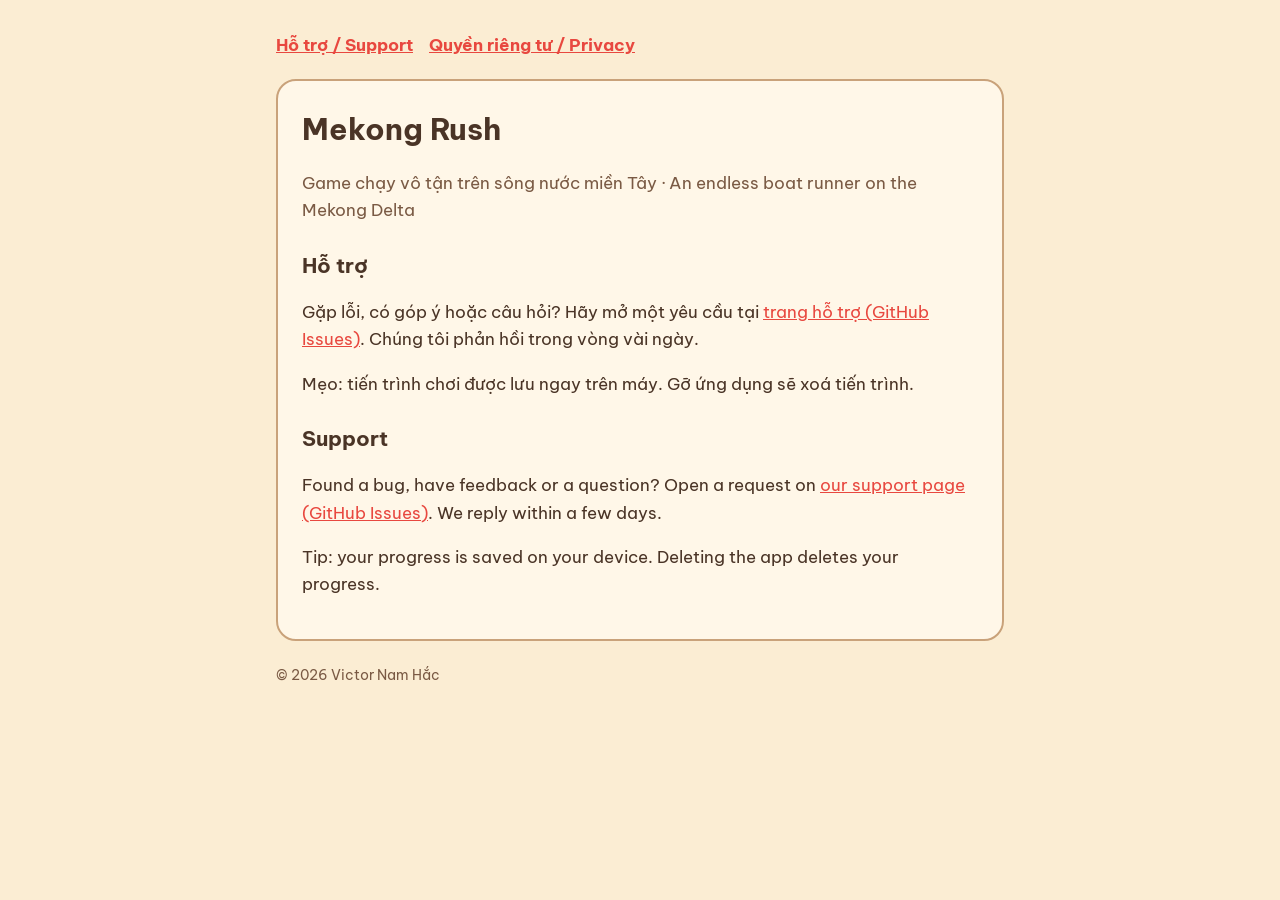
<file: index.html>
<!doctype html><html lang="vi"><head><meta charset="utf-8"><meta name="viewport" content="width=device-width,initial-scale=1">
<title>Mekong Rush – Hỗ trợ</title><link rel="stylesheet" href="style.css"><link href="https://fonts.googleapis.com/css2?family=Be+Vietnam+Pro:wght@400;700&display=swap" rel="stylesheet"></head>
<body><main>
<nav><a href="index.html">Hỗ trợ / Support</a><a href="privacy.html">Quyền riêng tư / Privacy</a></nav>
<div class="card"><h1>Mekong Rush</h1><p class="muted">Game chạy vô tận trên sông nước miền Tây · An endless boat runner on the Mekong Delta</p>
<h2>Hỗ trợ</h2>
<p>Gặp lỗi, có góp ý hoặc câu hỏi? Hãy mở một yêu cầu tại
<a href="https://github.com/victor-hac-work/mekongrush-legal/issues">trang hỗ trợ (GitHub Issues)</a>. Chúng tôi phản hồi trong vòng vài ngày.</p>
<p>Mẹo: tiến trình chơi được lưu ngay trên máy. Gỡ ứng dụng sẽ xoá tiến trình.</p>
<h2>Support</h2>
<p>Found a bug, have feedback or a question? Open a request on
<a href="https://github.com/victor-hac-work/mekongrush-legal/issues">our support page (GitHub Issues)</a>. We reply within a few days.</p>
<p>Tip: your progress is saved on your device. Deleting the app deletes your progress.</p></div>
<p><small>© 2026 Victor Nam Hắc</small></p>
</main></body></html>
</file>
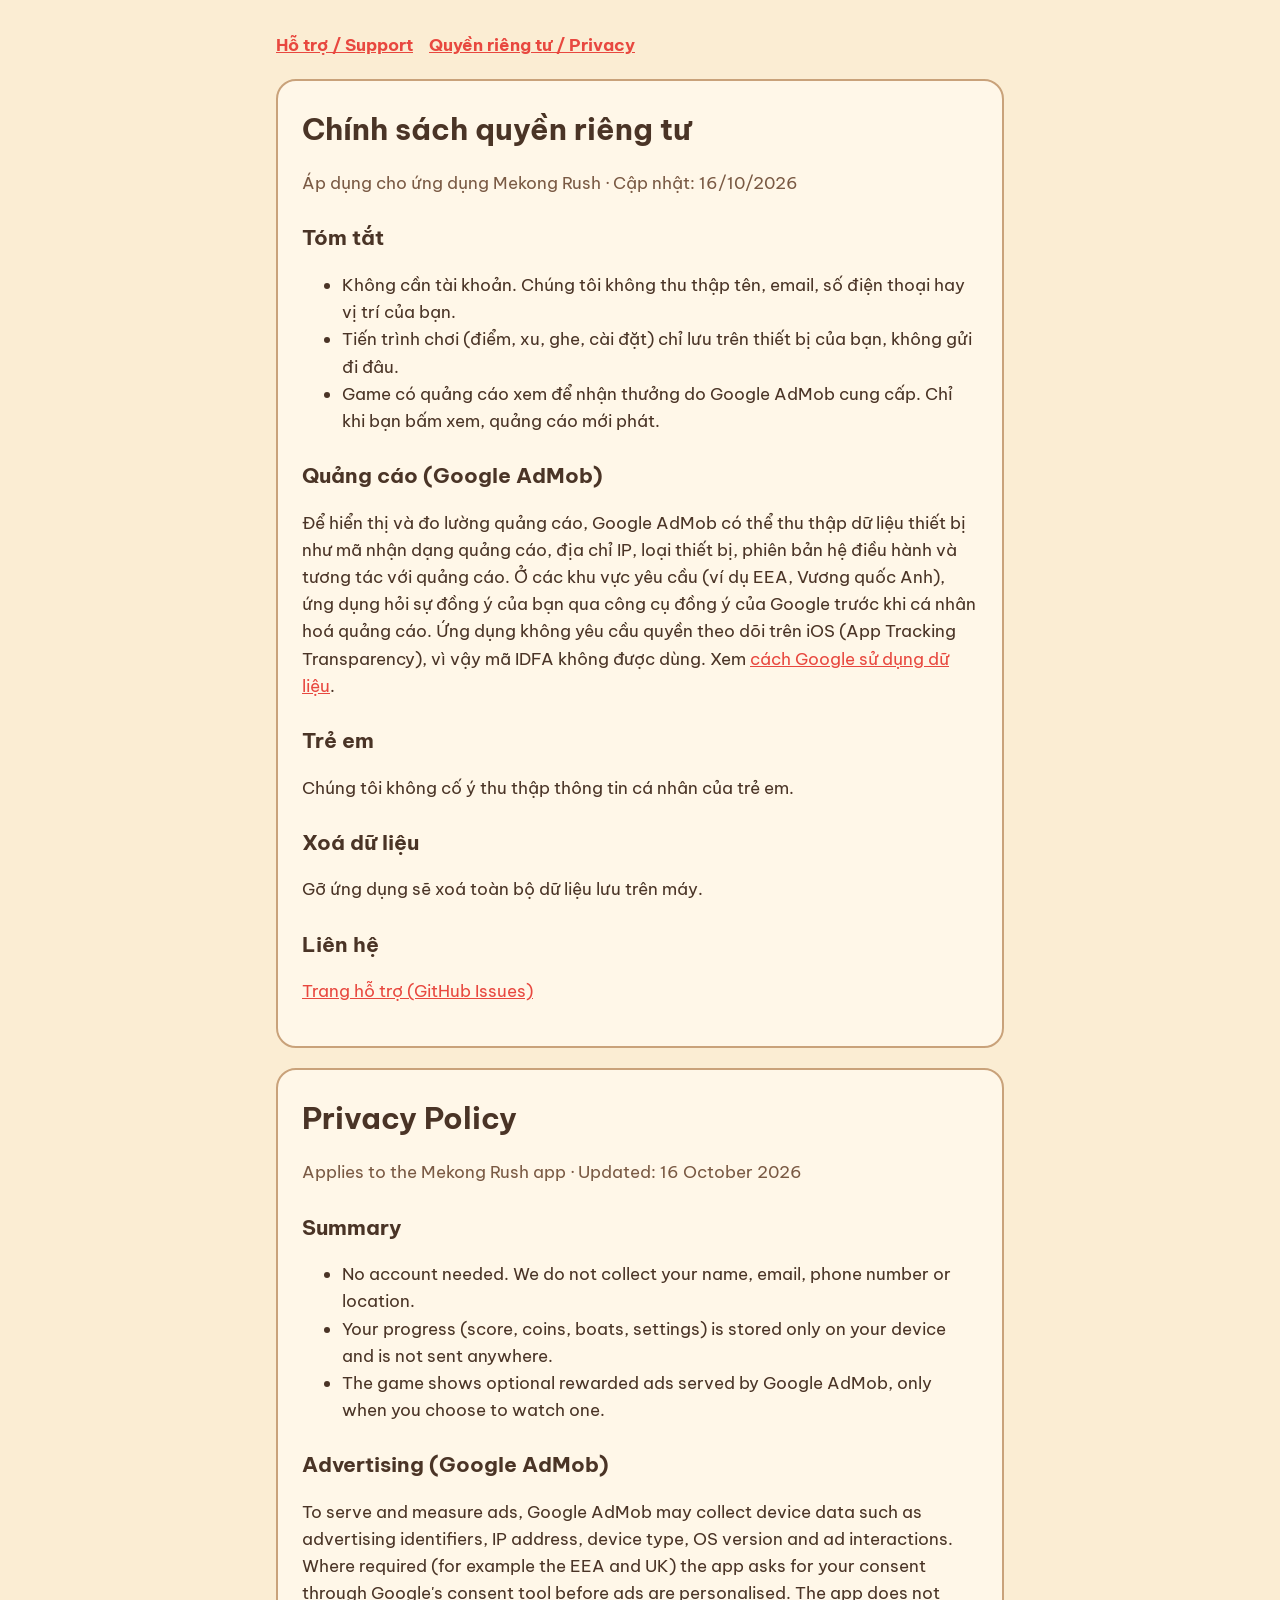
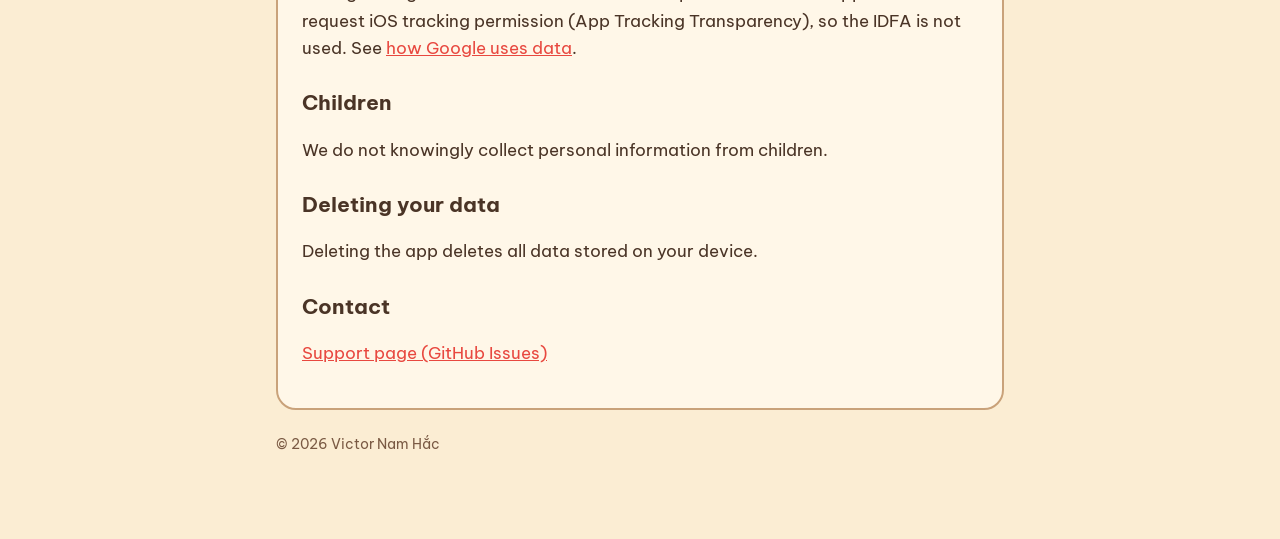
<file: privacy.html>
<!doctype html><html lang="vi"><head><meta charset="utf-8"><meta name="viewport" content="width=device-width,initial-scale=1">
<title>Mekong Rush – Quyền riêng tư</title><link rel="stylesheet" href="style.css"><link href="https://fonts.googleapis.com/css2?family=Be+Vietnam+Pro:wght@400;700&display=swap" rel="stylesheet"></head>
<body><main>
<nav><a href="index.html">Hỗ trợ / Support</a><a href="privacy.html">Quyền riêng tư / Privacy</a></nav>
<div class="card"><h1>Chính sách quyền riêng tư</h1><p class="muted">Áp dụng cho ứng dụng Mekong Rush · Cập nhật: 16/10/2026</p>
<h2>Tóm tắt</h2><ul>
<li>Không cần tài khoản. Chúng tôi không thu thập tên, email, số điện thoại hay vị trí của bạn.</li>
<li>Tiến trình chơi (điểm, xu, ghe, cài đặt) chỉ lưu trên thiết bị của bạn, không gửi đi đâu.</li>
<li>Game có quảng cáo xem để nhận thưởng do Google AdMob cung cấp. Chỉ khi bạn bấm xem, quảng cáo mới phát.</li></ul>
<h2>Quảng cáo (Google AdMob)</h2>
<p>Để hiển thị và đo lường quảng cáo, Google AdMob có thể thu thập dữ liệu thiết bị như mã nhận dạng quảng cáo, địa chỉ IP, loại thiết bị, phiên bản hệ điều hành và tương tác với quảng cáo. Ở các khu vực yêu cầu (ví dụ EEA, Vương quốc Anh), ứng dụng hỏi sự đồng ý của bạn qua công cụ đồng ý của Google trước khi cá nhân hoá quảng cáo. Ứng dụng không yêu cầu quyền theo dõi trên iOS (App Tracking Transparency), vì vậy mã IDFA không được dùng. Xem <a href="https://policies.google.com/technologies/partner-sites">cách Google sử dụng dữ liệu</a>.</p>
<h2>Trẻ em</h2><p>Chúng tôi không cố ý thu thập thông tin cá nhân của trẻ em.</p>
<h2>Xoá dữ liệu</h2><p>Gỡ ứng dụng sẽ xoá toàn bộ dữ liệu lưu trên máy.</p>
<h2>Liên hệ</h2><p><a href="https://github.com/victor-hac-work/mekongrush-legal/issues">Trang hỗ trợ (GitHub Issues)</a></p></div>
<div class="card"><h1>Privacy Policy</h1><p class="muted">Applies to the Mekong Rush app · Updated: 16 October 2026</p>
<h2>Summary</h2><ul>
<li>No account needed. We do not collect your name, email, phone number or location.</li>
<li>Your progress (score, coins, boats, settings) is stored only on your device and is not sent anywhere.</li>
<li>The game shows optional rewarded ads served by Google AdMob, only when you choose to watch one.</li></ul>
<h2>Advertising (Google AdMob)</h2>
<p>To serve and measure ads, Google AdMob may collect device data such as advertising identifiers, IP address, device type, OS version and ad interactions. Where required (for example the EEA and UK) the app asks for your consent through Google's consent tool before ads are personalised. The app does not request iOS tracking permission (App Tracking Transparency), so the IDFA is not used. See <a href="https://policies.google.com/technologies/partner-sites">how Google uses data</a>.</p>
<h2>Children</h2><p>We do not knowingly collect personal information from children.</p>
<h2>Deleting your data</h2><p>Deleting the app deletes all data stored on your device.</p>
<h2>Contact</h2><p><a href="https://github.com/victor-hac-work/mekongrush-legal/issues">Support page (GitHub Issues)</a></p></div>
<p><small>© 2026 Victor Nam Hắc</small></p>
</main></body></html>
</file>
<file: style.css>
:root{--bg:#fbedd3;--card:#fff7e8;--ink:#4a3426;--soft:#7a5a44;--rim:#c9a27a;--accent:#e8483f}
@media (prefers-color-scheme:dark){:root{--bg:#231a14;--card:#2f241c;--ink:#f3e6d2;--soft:#cdb59a;--rim:#5c4636;--accent:#ff7a6e}}
*{box-sizing:border-box}body{margin:0;background:var(--bg);color:var(--ink);font:17px/1.6 "Be Vietnam Pro",system-ui,sans-serif}
main{max-width:760px;margin:0 auto;padding:32px 16px 64px}
.card{background:var(--card);border:2px solid var(--rim);border-radius:20px;padding:24px;margin:20px 0}
h1{font-size:30px;margin:0 0 4px}h2{font-size:21px;margin:24px 0 8px}p,li{color:var(--ink)}small,.muted{color:var(--soft)}
a{color:var(--accent)}nav a{margin-right:16px;font-weight:700}
</file>
